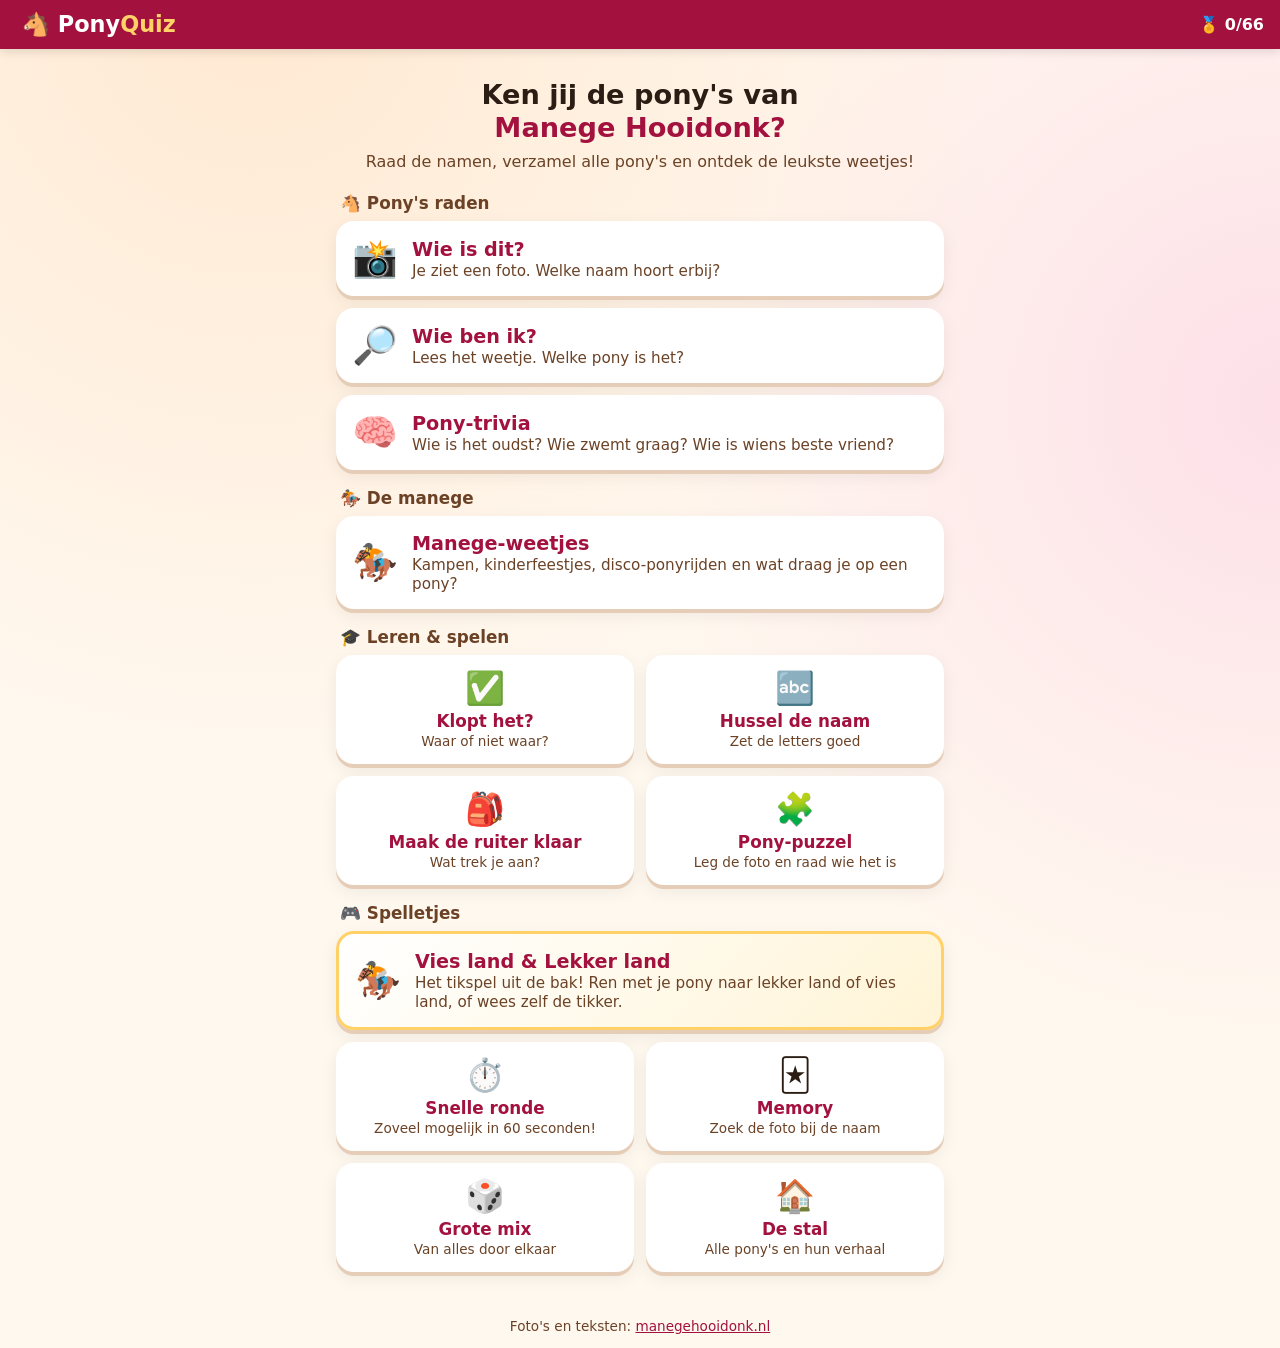
<file: index.html>
<!DOCTYPE html>
<html lang="nl">
<head>
  <meta charset="UTF-8">
  <meta name="viewport" content="width=device-width, initial-scale=1, viewport-fit=cover">
  <title>Pony Quiz – Manege Hooidonk</title>
  <meta http-equiv="Content-Security-Policy" content="default-src 'none'; script-src 'self'; style-src 'self' 'unsafe-inline'; img-src 'self' data: https://www.manegehooidonk.nl; manifest-src 'self'; base-uri 'none'; form-action 'none'">
  <meta name="referrer" content="no-referrer">
  <meta name="robots" content="noindex, nofollow">
  <meta name="theme-color" content="#a3123f">
  <link rel="icon" href="icon-32.png?v=1" type="image/png" sizes="32x32">
  <link rel="icon" href="icon-192.png?v=1" type="image/png" sizes="192x192">
  <link rel="apple-touch-icon" href="apple-touch-icon.png?v=1">
  <link rel="manifest" href="manifest.json?v=1">
  <meta name="apple-mobile-web-app-title" content="PonyQuiz">
  <meta name="apple-mobile-web-app-capable" content="yes">
  <meta name="mobile-web-app-capable" content="yes">
  <link rel="stylesheet" href="style.css?v=6">
</head>
<body>
  <header>
    <div class="kop-links">
      <button class="terug" id="terug" hidden aria-label="Terug naar het menu">‹ Menu</button>
      <button class="logo" id="naarHome" aria-label="Naar start">🐴 <span>Pony<b>Quiz</b></span></button>
    </div>
    <div class="scorebalk">
      <span title="Pony's verzameld">🏅 <b id="verzameld">0</b>/<b id="totaal">0</b></span>
    </div>
  </header>

  <main>
    <!-- START -->
    <section id="home" class="scherm actief">
      <div class="hero">
        <h1>Ken jij de pony's van<br><span>Manege Hooidonk?</span></h1>
        <p>Raad de namen, verzamel alle pony's en ontdek de leukste weetjes!</p>
      </div>
      <h3 class="kopje">🐴 Pony's raden</h3>
      <div class="modi">
        <button class="modus" data-modus="foto"><span class="emoji">📸</span><span><b>Wie is dit?</b><small>Je ziet een foto. Welke naam hoort erbij?</small></span></button>
        <button class="modus" data-modus="weetje"><span class="emoji">🔎</span><span><b>Wie ben ik?</b><small>Lees het weetje. Welke pony is het?</small></span></button>
        <button class="modus" data-modus="trivia"><span class="emoji">🧠</span><span><b>Pony-trivia</b><small>Wie is het oudst? Wie zwemt graag? Wie is wiens beste vriend?</small></span></button>
      </div>
      <h3 class="kopje">🏇 De manege</h3>
      <div class="modi">
        <button class="modus" data-modus="manege"><span class="emoji">🏇</span><span><b>Manege-weetjes</b><small>Kampen, kinderfeestjes, disco-ponyrijden en wat draag je op een pony?</small></span></button>
      </div>
      <h3 class="kopje">🎓 Leren &amp; spelen</h3>
      <div class="modi twee">
        <button class="modus klein" data-modus="waar"><span class="emoji">✅</span><span><b>Klopt het?</b><small>Waar of niet waar?</small></span></button>
        <button class="modus klein" data-modus="hussel"><span class="emoji">🔤</span><span><b>Hussel de naam</b><small>Zet de letters goed</small></span></button>
        <button class="modus klein" data-modus="ruiter"><span class="emoji">🎒</span><span><b>Maak de ruiter klaar</b><small>Wat trek je aan?</small></span></button>
        <button class="modus klein" data-modus="puzzel"><span class="emoji">🧩</span><span><b>Pony-puzzel</b><small>Leg de foto en raad wie het is</small></span></button>
      </div>
      <h3 class="kopje">🎮 Spelletjes</h3>
      <div class="modi">
        <button class="modus uitgelicht" data-modus="tikspel"><span class="emoji">🏇</span><span><b>Vies land &amp; Lekker land</b><small>Het tikspel uit de bak! Ren met je pony naar lekker land of vies land, of wees zelf de tikker.</small></span></button>
      </div>
      <div class="modi twee" style="margin-top:12px">
        <button class="modus klein" data-modus="snel"><span class="emoji">⏱️</span><span><b>Snelle ronde</b><small>Zoveel mogelijk in 60 seconden!</small></span></button>
        <button class="modus klein" data-modus="memory"><span class="emoji">🃏</span><span><b>Memory</b><small>Zoek de foto bij de naam</small></span></button>
        <button class="modus klein" data-modus="mix"><span class="emoji">🎲</span><span><b>Grote mix</b><small>Van alles door elkaar</small></span></button>
        <button class="modus klein" data-modus="stal"><span class="emoji">🏠</span><span><b>De stal</b><small>Alle pony's en hun verhaal</small></span></button>
      </div>
      <p class="record" id="record"></p>
    </section>

    <!-- QUIZ -->
    <section id="quiz" class="scherm">
      <div class="voortgang">
        <span id="vraagNr">1/10</span>
        <div class="balk"><i id="balk"></i></div>
        <span class="punten">⭐ <b id="punten">0</b></span>
        <span class="reeks" id="reeks" hidden>🔥 <b></b></span>
        <span class="klok" id="klok" hidden>⏱️ <b>60</b></span>
      </div>
      <h2 id="vraag"></h2>
      <div id="vraagFoto" class="vraagfoto"><img alt="Welke pony is dit?"></div>
      <p id="vraagTekst" class="vraagtekst"></p>
      <div id="keuzes" class="keuzes"></div>

      <div id="uitleg" class="uitleg" hidden>
        <div class="uitleg-kop">
          <img id="uitlegFoto" alt=""><span id="uitlegEmoji" class="uitleg-emoji" hidden></span>
          <div>
            <p id="uitlegOordeel" class="oordeel"></p>
            <p class="uitleg-naam" id="uitlegNaam"></p>
          </div>
        </div>
        <p id="uitlegTekst"></p>
        <p id="uitlegBron" class="bron"></p>
        <div class="knoppen">
          <button id="volgende" class="knop">Volgende ▶</button>
        </div>
      </div>
    </section>

    <!-- MEMORY -->
    <section id="memory" class="scherm">
      <div class="voortgang">
        <span>🃏 Memory</span>
        <div class="balk"><i id="memBalk"></i></div>
        <span>👆 <b id="memZetten">0</b></span>
      </div>
      <p class="sub" style="text-align:center;margin-top:10px">Draai twee kaartjes om: zoek bij elke foto de juiste naam!</p>
      <div id="memBord" class="memory"></div>
      <p id="memMelding" class="memmelding"></p>
    </section>

    <!-- HUSSEL -->
    <section id="hussel" class="scherm">
      <div class="voortgang">
        <span id="husselNr">1/5</span>
        <div class="balk"><i id="husselBalk"></i></div>
        <span class="punten">⭐ <b id="husselPunten">0</b></span>
      </div>
      <h2 class="midden">🔤 Hoe heet deze pony?</h2>
      <div class="vraagfoto klein"><img id="husselFoto" alt="Welke pony is dit?"></div>
      <div id="husselVakken" class="vakken"></div>
      <div id="husselTegels" class="tegels"></div>
      <div class="knoppen" id="husselKnoppen">
        <button class="knop zacht" id="husselHint">💡 Hint</button>
        <button class="knop zacht" id="husselOpgeven">🤷 Ik weet het niet</button>
      </div>
      <div id="husselUitleg" class="uitleg" hidden>
        <p id="husselOordeel" class="oordeel"></p>
        <p id="husselTekst"></p>
        <div class="knoppen"><button class="knop" id="husselVolgende">Volgende ▶</button></div>
      </div>
    </section>

    <!-- RUITER -->
    <section id="ruiter" class="scherm">
      <div class="voortgang">
        <span id="ruiterNr">Ronde 1/3</span>
        <div class="balk"><i id="ruiterBalk"></i></div>
        <span class="punten">⭐ <b id="ruiterPunten">0</b></span>
      </div>
      <h2 class="midden">🎒 Je gaat paardrijden!</h2>
      <p class="sub midden">Tik op alles wat je aantrekt of goed doet. Laat de rest liggen.<br>In je tas: <b id="ruiterTas">0</b></p>
      <div id="ruiterItems" class="items"></div>
      <div class="knoppen" style="margin-top:14px">
        <button class="knop" id="ruiterCheck">Klaar! Controleer ✔️</button>
        <button class="knop" id="ruiterVolgende" hidden>Volgende ronde ▶</button>
      </div>
      <div id="ruiterUitleg" class="ruiter-uitleg"></div>
    </section>

    <!-- PUZZEL -->
    <section id="puzzel" class="scherm">
      <div class="voortgang">
        <span>🧩 Puzzel</span>
        <div class="balk" style="visibility:hidden"></div>
        <span>🔁 <b id="puzzelZetten">0</b> zetten</span>
      </div>
      <p class="sub midden" style="margin-top:10px">Tik op twee stukjes om ze te wisselen. Groen = op de goede plek!</p>
      <div id="puzzelBord" class="puzzelbord"></div>
      <div id="puzzelVraag" class="uitleg" hidden>
        <p class="oordeel goed">Puzzel klaar! 🎉 Wie is dit?</p>
        <div id="puzzelKeuzes" class="keuzes drie"></div>
        <div id="puzzelUitleg" hidden>
          <p id="puzzelOordeel" class="oordeel"></p>
          <p id="puzzelTekst"></p>
          <div class="knoppen"><button class="knop" id="puzzelVolgende">Uitslag 🏁</button></div>
        </div>
      </div>
    </section>

    <!-- TIKSPEL -->
    <section id="tikspel" class="scherm">
      <div id="tikStart" class="tikstart">
        <h2 class="midden">🏇 Vies land &amp; Lekker land</h2>
        <div class="regels">
          <p>😋 Boven is <b>Lekker land</b>, 🤢 onder is <b>Vies land</b>.</p>
          <p>👧 In het midden rijdt de <b>tikker</b>: een meisje op een pony. Zij roept iets, bijvoorbeeld <b>"Spruitjes!"</b></p>
          <p>Vind je het lekker? Ren naar Lekker land. Vies? Dan naar Vies land. Pas op dat je niet getikt wordt!</p>
          <p>👆 <b>Sleep je pony met je vinger.</b> Hij volgt je rustig, dus denk vooruit! Laat je los, dan rijdt hij vanzelf door. Met de 🐢-🐇-schuif onder de bak kies je hoe snel alles gaat.</p>
          <p>Getikt? Dan ga je naar het midden en tik je mee. Wie het langst overblijft, wint! 🏆</p>
        </div>
        <p class="midden"><b>Wie wil jij zijn?</b></p>
        <div class="modi twee">
          <button class="modus klein" id="tikAlsRuiter"><span class="emoji">🏃</span><span><b>Ruiter</b><small>Kies je pony en ontwijk de tikker</small></span></button>
          <button class="modus klein" id="tikAlsTikker"><span class="emoji">👧</span><span><b>Tikker</b><small>Roep iets en tik iedereen!</small></span></button>
        </div>
      </div>

      <div id="tikPonyKeuze" hidden>
        <h2 class="midden">Op welke pony rijd jij?</h2>
        <button class="knop zacht" id="tikWillekeurig" style="width:100%;margin-bottom:12px">🎲 Kies maar een pony voor mij</button>
        <div id="tikPonyLijst" class="stal"></div>
      </div>

      <div id="tikSpeelveld" hidden>
        <div class="voortgang">
          <span id="tikRonde">Ronde 1</span>
          <span class="punten" style="margin-left:auto">⭐ <b id="tikPunten">0</b></span>
          <span>🐴 <b id="tikOver">0</b></span>
        </div>
        <div id="tikRoep" class="tikroep"></div>
        <div class="tikveld-houder"><canvas id="tikVeld"></canvas></div>
        <label class="tempo">
          <span>Snelheid: <b id="tikTempoNaam">🐢 Stap</b></span>
          <span class="tempo-rij">🐢<input type="range" id="tikTempo" min="0" max="4" step="1" value="0" aria-label="Snelheid">🐇</span>
        </label>
        <p id="tikHint" class="tikhint"></p>
        <div id="tikKnoppen" class="tikknoppen"></div>
      </div>

      <div id="tikGetikt" class="kaart-achter" hidden>
        <div class="kaart midden">
          <div style="font-size:3.5rem">😱</div>
          <h2>Getikt!</h2>
          <p id="tikGetiktTekst"></p>
          <div class="knoppen">
            <button class="knop" id="tikVerder">👧 Verder als tikker</button>
            <button class="knop zacht" id="tikStoppen">🏁 Stoppen</button>
          </div>
        </div>
      </div>
    </section>

    <!-- EINDE -->
    <section id="einde" class="scherm">
      <div class="eindkaart">
        <div class="sterren" id="sterren"></div>
        <h2 id="eindTitel"></h2>
        <p id="eindTekst"></p>
        <div class="nieuw" id="nieuw"></div>
        <div class="knoppen">
          <button class="knop" id="opnieuw">Nog een keer 🔁</button>
          <button class="knop zacht" id="eindHome">Naar start</button>
        </div>
      </div>
    </section>

    <!-- STAL -->
    <section id="stal" class="scherm">
      <h2>🏠 De stal</h2>
      <p class="sub">Pony's die je goed geraden hebt krijgen een 🏅. Tik op een pony voor het hele verhaal.</p>
      <div id="stalLijst" class="stal"></div>
    </section>

    <!-- PONYKAART -->
    <div id="kaart" class="kaart-achter" hidden>
      <div class="kaart" role="dialog" aria-modal="true">
        <button class="sluit" id="kaartSluit" aria-label="Sluiten">✕</button>
        <div class="kaart-fotos" id="kaartFotos"></div>
        <h2 id="kaartNaam"></h2>
        <p id="kaartTekst"></p>
      </div>
    </div>
  </main>

  <footer>Foto's en teksten: <a href="https://www.manegehooidonk.nl/manege/fotos-ponys/" target="_blank" rel="noopener">manegehooidonk.nl</a></footer>
  <div id="confetti" aria-hidden="true"></div>

  <script src="data.js?v=1"></script>
  <script src="vragen.js?v=2"></script>
  <script src="app.js?v=6"></script>
  <script src="tikspel.js?v=6"></script>
</body>
</html>
</file>
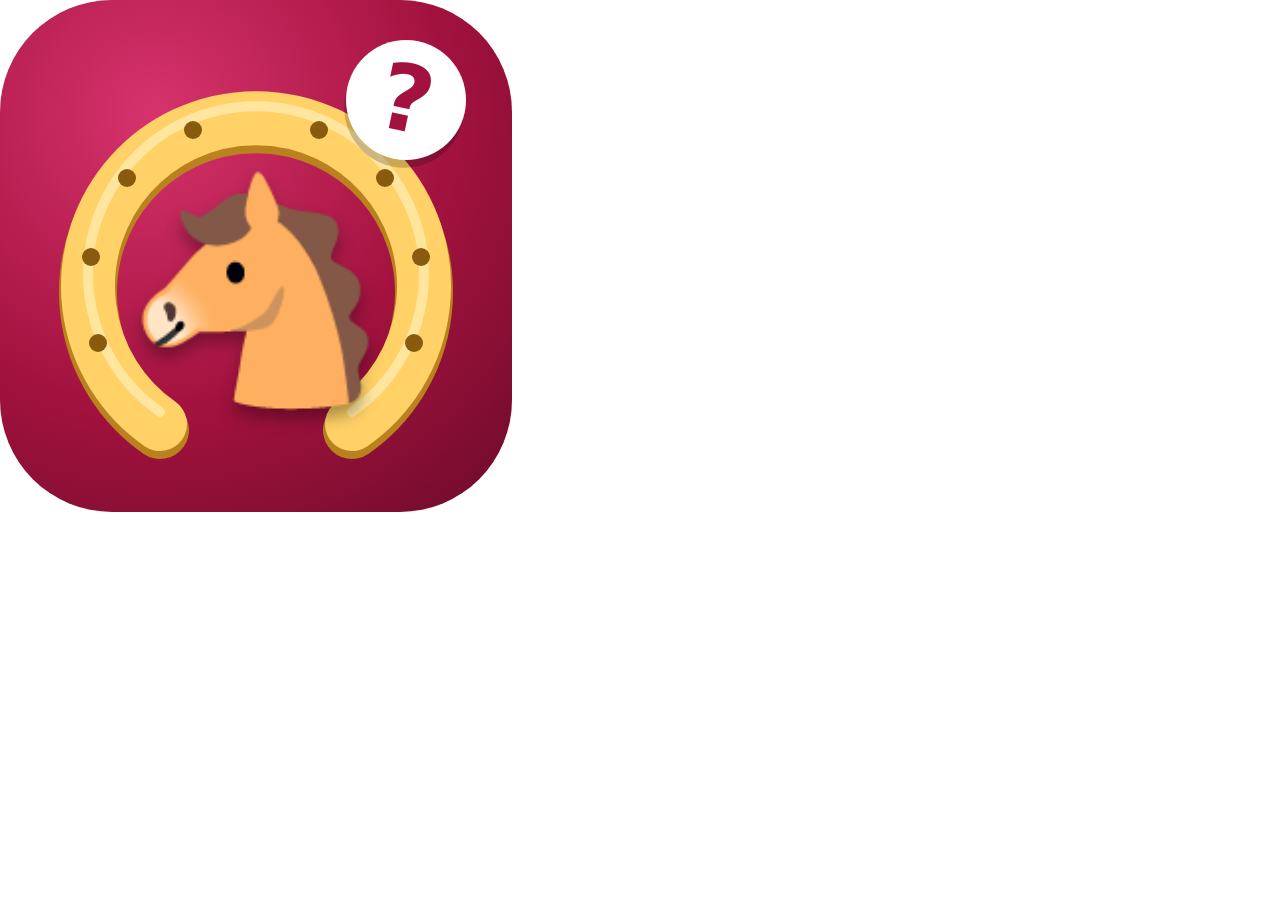
<file: tools/logo.html>
<!DOCTYPE html><html><head><meta charset="utf-8"><style>
html,body{margin:0;background:transparent}
.logo{width:512px;height:512px;border-radius:112px;position:relative;overflow:hidden;
 background:radial-gradient(circle at 30% 22%,#d6336c 0,#a3123f 55%,#6d0b2a 100%)}
.logo.rond{border-radius:0}
svg{position:absolute;inset:0}
.pony{position:absolute;left:50%;top:57%;transform:translate(-50%,-50%);font-size:215px;line-height:1;filter:drop-shadow(0 10px 8px #0005)}
.vraag{position:absolute;right:46px;top:40px;width:120px;height:120px;border-radius:50%;background:#fff;color:#a3123f;
 font:900 92px/120px system-ui,sans-serif;text-align:center;box-shadow:0 8px 0 #0003;transform:rotate(12deg)}
</style></head><body>
<div class="logo" id="logo">
 <svg viewBox="0 0 512 512">
  <path d="M160 424 A168 168 0 1 1 352 424" fill="none" stroke="#b9821f" stroke-width="58" stroke-linecap="round" transform="translate(0 6)"/>
  <path d="M160 424 A168 168 0 1 1 352 424" fill="none" stroke="#ffd166" stroke-width="54" stroke-linecap="round"/>
  <path d="M160 424 A168 168 0 1 1 352 424" fill="none" stroke="#fff3c4" stroke-width="10" stroke-linecap="round" opacity=".6" transform="translate(0 -12)"/>
  <g fill="#8a5a0f"><circle cx="98" cy="343" r="9"/><circle cx="91" cy="257" r="9"/><circle cx="127" cy="178" r="9"/><circle cx="193" cy="130" r="9"/><circle cx="319" cy="130" r="9"/><circle cx="385" cy="178" r="9"/><circle cx="421" cy="257" r="9"/><circle cx="414" cy="343" r="9"/></g>
 </svg>
 <div class="pony">🐴</div>
 <div class="vraag">?</div>
</div></body></html>
</file>
<file: style.css>
:root {
  --rood: #a3123f;
  --rood-licht: #fbe3ea;
  --creme: #fff8ef;
  --bruin: #6b4226;
  --groen: #2e9e5b;
  --fout: #d9433b;
  --tekst: #2b1d14;
  --rond: 18px;
  font-family: "Nunito", "Segoe UI Rounded", "SF Pro Rounded", system-ui, -apple-system, sans-serif;
}
* { box-sizing: border-box; }
body {
  margin: 0; min-height: 100vh; color: var(--tekst);
  background: radial-gradient(circle at 20% 0%, #ffe9d2 0, transparent 45%), radial-gradient(circle at 100% 30%, #fde0e8 0, transparent 40%), var(--creme);
  display: flex; flex-direction: column;
}
button { font: inherit; color: inherit; cursor: pointer; border: 0; background: none; }

header {
  position: sticky; top: 0; z-index: 10; display: flex; justify-content: space-between; align-items: center;
  padding: 10px 16px; padding-top: max(10px, env(safe-area-inset-top));
  background: var(--rood); color: #fff; box-shadow: 0 2px 10px #0002;
}
.logo { font-size: 1.4rem; font-weight: 800; color: #fff; }
.logo b { color: #ffd166; }
.scorebalk { display: flex; gap: 10px; align-items: center; font-weight: 700; }


main { flex: 1; width: 100%; max-width: 640px; margin: 0 auto; padding: 16px; }
.scherm { display: none; }
.scherm.actief { display: block; animation: in .3s ease; }
@keyframes in { from { opacity: 0; transform: translateY(8px); } }

.hero { text-align: center; margin: 14px 0 22px; }
.hero h1 { font-size: 1.7rem; line-height: 1.2; margin: 0 0 8px; }
.hero h1 span { color: var(--rood); }
.hero p { margin: 0; color: var(--bruin); }
.modi { display: grid; gap: 12px; }
.modus {
  display: flex; gap: 14px; align-items: center; text-align: left; padding: 16px; border-radius: var(--rond);
  background: #fff; box-shadow: 0 4px 0 #e6cdb8, 0 6px 18px #0001; transition: transform .1s;
}
.modus:active { transform: translateY(3px); box-shadow: 0 1px 0 #e6cdb8; }
.modus .emoji { font-size: 2.3rem; }
.modus b { display: block; font-size: 1.2rem; color: var(--rood); }
.modus small { color: var(--bruin); font-size: .95rem; }
.record { text-align: center; color: var(--bruin); font-weight: 700; }

.voortgang { display: flex; align-items: center; gap: 10px; font-weight: 800; }
.balk { flex: 1; height: 12px; background: #f1dfd0; border-radius: 99px; overflow: hidden; }
.balk i { display: block; height: 100%; width: 0; background: linear-gradient(90deg, #ffb347, var(--rood)); transition: width .4s; }
.reeks { color: #e8590c; animation: pop .4s; }
#vraag { text-align: center; margin: 14px 0 10px; font-size: 1.35rem; }

.vraagfoto { border-radius: var(--rond); overflow: hidden; background: #ead8c6; aspect-ratio: 4/3; box-shadow: 0 6px 18px #0002; }
.vraagfoto img { width: 100%; height: 100%; object-fit: contain; display: block; background: #2b1d14; }
.vraagtekst { background: #fff; border-radius: var(--rond); padding: 16px; font-size: 1.08rem; line-height: 1.5; box-shadow: 0 4px 14px #0001; }
.vraagtekst mark { background: #ffd166; border-radius: 6px; padding: 0 4px; font-weight: 800; }

.keuzes { display: grid; grid-template-columns: 1fr 1fr; gap: 10px; margin-top: 14px; }
.keuze {
  background: #fff; border-radius: 14px; padding: 14px 8px; font-size: 1.1rem; font-weight: 800;
  box-shadow: 0 4px 0 #e6cdb8; transition: transform .1s, background .2s; min-height: 58px;
}
.keuze:active { transform: translateY(3px); box-shadow: 0 1px 0 #e6cdb8; }
.keuze.goed { background: var(--groen); color: #fff; box-shadow: 0 4px 0 #1f6d3e; animation: pop .4s; }
.keuze.fout { background: var(--fout); color: #fff; box-shadow: 0 4px 0 #962b25; animation: schud .4s; }
.keuze:disabled { cursor: default; }
.keuze:disabled:not(.goed):not(.fout) { opacity: .5; }
.keuzes.fotos .keuze { padding: 0; overflow: hidden; aspect-ratio: 1; min-height: 0; position: relative; }
.keuzes.fotos .keuze img { width: 100%; height: 100%; object-fit: cover; display: block; }
.keuzes.fotos .keuze.goed { outline: 6px solid var(--groen); }
.keuzes.fotos .keuze.fout { outline: 6px solid var(--fout); }
.keuzes.fotos .keuze span { position: absolute; left: 0; right: 0; bottom: 0; background: #000a; color: #fff; padding: 4px; font-size: .9rem; }

@keyframes pop { 50% { transform: scale(1.08); } }
@keyframes schud { 25% { transform: translateX(-6px); } 75% { transform: translateX(6px); } }

.uitleg { margin-top: 16px; background: #fff; border-radius: var(--rond); padding: 16px; box-shadow: 0 6px 20px #0002; border-top: 6px solid var(--rood); animation: in .3s; }
.uitleg-kop { display: flex; gap: 12px; align-items: center; }
.uitleg-kop img { width: 72px; height: 72px; border-radius: 50%; object-fit: cover; border: 3px solid var(--rood-licht); }
.oordeel { margin: 0; font-size: 1.25rem; font-weight: 800; }
.oordeel.goed { color: var(--groen); }
.oordeel.fout { color: var(--fout); }
.uitleg-naam { margin: 2px 0 0; font-weight: 700; color: var(--bruin); }
#uitlegTekst { line-height: 1.55; }
.knoppen { display: flex; gap: 10px; flex-wrap: wrap; }
.knop { flex: 1; background: var(--rood); color: #fff; font-weight: 800; padding: 14px 18px; border-radius: 14px; box-shadow: 0 4px 0 #6d0b2a; font-size: 1.05rem; }
.knop:active { transform: translateY(3px); box-shadow: 0 1px 0 #6d0b2a; }
.knop.zacht { background: var(--rood-licht); color: var(--rood); box-shadow: 0 4px 0 #e8b6c5; }
.knop.speelt { animation: puls 1s infinite; }
@keyframes puls { 50% { opacity: .65; } }

.eindkaart { text-align: center; background: #fff; border-radius: var(--rond); padding: 26px 18px; box-shadow: 0 6px 20px #0002; margin-top: 20px; }
.sterren { font-size: 3rem; letter-spacing: 6px; }
.sterren span { display: inline-block; animation: pop .5s backwards; }
.nieuw { display: flex; flex-wrap: wrap; gap: 8px; justify-content: center; margin: 14px 0; }
.nieuw figure { margin: 0; width: 76px; font-size: .8rem; font-weight: 700; }
.nieuw img { width: 70px; height: 70px; border-radius: 50%; object-fit: cover; border: 3px solid #ffd166; }

.sub { color: var(--bruin); margin-top: -6px; }
.stal { display: grid; grid-template-columns: repeat(auto-fill, minmax(140px, 1fr)); gap: 10px; }
.stalkaart { background: #fff; border-radius: 14px; overflow: hidden; box-shadow: 0 3px 10px #0001; text-align: center; position: relative; }
.stalkaart img { width: 100%; aspect-ratio: 1; object-fit: cover; display: block; background: #ead8c6; }
.stalkaart b { display: block; padding: 8px 4px; }
.stalkaart .medaille { position: absolute; top: 6px; right: 6px; font-size: 1.4rem; filter: drop-shadow(0 1px 2px #0006); }
.stalkaart:not(.heb) img { filter: grayscale(.85); opacity: .75; }

.kaart-achter { position: fixed; inset: 0; background: #000a; z-index: 20; display: flex; align-items: flex-end; justify-content: center; }
.kaart-achter[hidden] { display: none; }
.kaart { background: var(--creme); width: 100%; max-width: 640px; max-height: 92vh; overflow-y: auto; border-radius: 22px 22px 0 0; padding: 16px 16px max(18px, env(safe-area-inset-bottom)); position: relative; animation: omhoog .3s; }
@keyframes omhoog { from { transform: translateY(40px); opacity: 0; } }
.sluit { position: absolute; top: 10px; right: 10px; background: #fff; width: 40px; height: 40px; border-radius: 50%; font-size: 1.1rem; box-shadow: 0 2px 8px #0003; z-index: 2; }
.kaart-fotos { display: flex; gap: 8px; overflow-x: auto; scroll-snap-type: x mandatory; border-radius: 14px; }
.kaart-fotos img { height: 260px; max-width: 92%; object-fit: cover; border-radius: 14px; scroll-snap-align: center; flex-shrink: 0; }
.kaart h2 { color: var(--rood); margin: 12px 0 4px; }
.kaart p { line-height: 1.55; }

footer { text-align: center; font-size: .85rem; color: var(--bruin); padding: 14px; }
footer a { color: var(--rood); }

#confetti { position: fixed; inset: 0; pointer-events: none; z-index: 30; overflow: hidden; }
#confetti i { position: absolute; top: -20px; width: 10px; height: 14px; border-radius: 2px; animation: val 2.4s ease-in forwards; }
@keyframes val { to { transform: translateY(110vh) rotate(720deg); opacity: .8; } }

/* --- v2: meer spellen --- */
.kopje { margin: 18px 4px 8px; font-size: 1.05rem; color: var(--bruin); }
.modi.twee { grid-template-columns: 1fr 1fr; }
.modus.klein { flex-direction: column; text-align: center; gap: 4px; padding: 14px 10px; }
.modus.klein .emoji { font-size: 2rem; }
.modus.klein b { font-size: 1.05rem; }
.modus.klein small { font-size: .85rem; }
#vraag.lang { font-size: 1.15rem; line-height: 1.35; }
.keuzes.breed { grid-template-columns: 1fr; }
.keuzes.breed .keuze { min-height: 52px; font-size: 1.02rem; }
.klok { color: var(--rood); }
.klok.bijna { color: var(--fout); animation: puls .6s infinite; }
.uitleg-emoji { width: 72px; height: 72px; border-radius: 50%; background: var(--rood-licht); display: grid; place-items: center; font-size: 2.3rem; flex-shrink: 0; }
.uitleg-emoji[hidden] { display: none; }
.bron { font-size: .8rem; color: var(--bruin); margin: -4px 0 12px; }

.memory { display: grid; grid-template-columns: repeat(3, 1fr); gap: 8px; margin-top: 12px; }
@media (min-width: 520px) { .memory { grid-template-columns: repeat(4, 1fr); } }
.memkaart { aspect-ratio: 1; perspective: 600px; padding: 0; }
.memkaart .binnen { position: relative; width: 100%; height: 100%; transition: transform .45s; transform-style: preserve-3d; }
.memkaart.om .binnen { transform: rotateY(180deg); }
.memkaart .voor, .memkaart .achter { position: absolute; inset: 0; border-radius: 14px; backface-visibility: hidden; display: grid; place-items: center; overflow: hidden; box-shadow: 0 3px 0 #0002; }
.memkaart .voor { background: linear-gradient(135deg, var(--rood), #d6336c); font-size: 2.2rem; }
.memkaart .achter { transform: rotateY(180deg); background: #fff; }
.memkaart .achter img { width: 100%; height: 100%; object-fit: cover; }
.memkaart .achter.naam span { font-weight: 800; padding: 6px; font-size: 1rem; color: var(--rood); text-align: center; }
.memkaart.gevonden .achter { outline: 4px solid var(--groen); outline-offset: -4px; animation: pop .4s; }
.memmelding { text-align: center; font-weight: 700; min-height: 3em; margin-top: 12px; }

/* --- v3: leren & spelen --- */
.midden { text-align: center; }
h2.midden { margin: 14px 0 10px; font-size: 1.3rem; }
.stelling { display: inline-block; margin-top: 10px; font-size: 1.25rem; font-weight: 800; color: var(--rood); }
.keuzes.twee .keuze { font-size: 1.25rem; min-height: 68px; }
.keuzes.drie { grid-template-columns: 1fr; }

.vraagfoto.klein { aspect-ratio: 16/10; }
.vakken { display: flex; flex-wrap: wrap; justify-content: center; gap: 6px; margin: 16px 0 10px; }
.vakje { width: 38px; height: 46px; border-radius: 10px; background: #fff; border: 3px dashed #e0c3ae; font-size: 1.4rem; font-weight: 800; color: var(--rood); }
.vakje.vol { border-style: solid; border-color: var(--rood); animation: pop .25s; }
.vakje.vast { border: 0; background: none; width: 16px; }
.vakken.fout .vakje:not(.vast) { border-color: var(--fout); color: var(--fout); animation: schud .4s; }
.vakken.goed .vakje:not(.vast) { background: var(--groen); color: #fff; border-color: var(--groen); animation: pop .4s; }
.vakken.opgegeven .vakje:not(.vast) { background: #f1dfd0; border-color: #e0c3ae; }
.tegels { display: flex; flex-wrap: wrap; justify-content: center; gap: 8px; margin-bottom: 14px; }
.tegel-letter { width: 46px; height: 50px; border-radius: 12px; background: #ffd166; font-size: 1.5rem; font-weight: 800; color: var(--tekst); box-shadow: 0 4px 0 #d9a93c; }
.tegel-letter:active { transform: translateY(3px); box-shadow: 0 1px 0 #d9a93c; }
.tegel-letter:disabled { opacity: .2; box-shadow: none; }

.items { display: grid; grid-template-columns: 1fr 1fr; gap: 10px; }
.item { position: relative; background: #fff; border-radius: 16px; padding: 14px 8px; display: flex; flex-direction: column; align-items: center; gap: 6px; font-weight: 800; box-shadow: 0 4px 0 #e6cdb8; border: 3px solid transparent; min-height: 118px; justify-content: center; }
.item-emoji { font-size: 2.4rem; }
.item.in { border-color: var(--rood); background: var(--rood-licht); }
.item .vink { position: absolute; top: 6px; right: 8px; font-style: normal; }
.item.juist { border-color: var(--groen); }
.item.onjuist { border-color: var(--fout); animation: schud .4s; }
.item:disabled { cursor: default; }
.ruiter-uitleg { margin-top: 14px; }
.ruiter-uitleg .oordeel { text-align: center; }
.uitleg-regel { background: #fff; border-radius: 12px; padding: 10px 12px; margin: 8px 0; line-height: 1.45; border-left: 6px solid var(--groen); }
.uitleg-regel.nee { border-left-color: var(--fout); }

.puzzelbord { display: grid; grid-template-columns: repeat(3, 1fr); gap: 4px; aspect-ratio: 1; margin: 12px auto 0; max-width: 460px; background: var(--bruin); padding: 4px; border-radius: 16px; transition: gap .4s, padding .4s; }
.stuk { position: relative; overflow: hidden; padding: 0; border-radius: 8px; outline: 3px solid transparent; outline-offset: -3px; }
.stuk img { position: absolute; width: 300%; height: 300%; object-fit: cover; max-width: none; pointer-events: none; }
.stuk.op-plek { outline-color: #2e9e5b88; }
.stuk.gekozen { outline: 4px solid #ffd166; outline-offset: -4px; transform: scale(.94); z-index: 1; }
.puzzelbord.af { gap: 0; padding: 0; animation: pop .5s; }
.puzzelbord.af .stuk { border-radius: 0; outline: 0; }

/* --- v4: Vies land & Lekker land --- */
.modus.uitgelicht { background: linear-gradient(135deg, #fff 0%, #fff4d6 100%); border: 3px solid #ffd166; }
.regels { background: #fff; border-radius: var(--rond); padding: 6px 16px; line-height: 1.5; box-shadow: 0 4px 14px #0001; }
.tikroep { min-height: 64px; display: flex; align-items: center; justify-content: center; gap: 10px; font-size: 1.4rem; font-weight: 800; color: var(--rood); margin: 6px 0; }
.tikroep:not(:empty) { animation: pop .5s; }
.roep-emoji { font-size: 3rem; }
.tikveld-houder { width: 100%; }
#tikVeld { display: block; border-radius: 14px; touch-action: none; box-shadow: 0 6px 18px #0003; }
.tikhint { text-align: center; font-weight: 700; color: var(--bruin); min-height: 1.5em; margin: 10px 0 6px; }
.tikknoppen { display: flex; flex-wrap: wrap; gap: 10px; justify-content: center; }
.tikkeuze { font-size: 1.3rem; min-height: 64px; }
.tikkeuze.lekker { background: var(--groen); box-shadow: 0 4px 0 #1f6d3e; }
.tikkeuze.vies { background: #8a7a3c; box-shadow: 0 4px 0 #5b4a1e; }
.tikkeuze:disabled { opacity: .35; }
.etenknop { width: calc(33.33% - 7px); background: #fff; border-radius: 14px; padding: 8px 4px; font-weight: 800; font-size: .9rem; box-shadow: 0 4px 0 #e6cdb8; display: flex; flex-direction: column; align-items: center; gap: 2px; }
.etenknop span { font-size: 2rem; }
.etenknop:active { transform: translateY(3px); box-shadow: 0 1px 0 #e6cdb8; }
#tikGetikt .kaart { border-radius: 22px; margin: auto 12px; align-self: center; }
#tikGetikt { align-items: center; }
.tempo { display: block; background: #fff; border-radius: 14px; padding: 8px 14px; margin-top: 10px; box-shadow: 0 3px 10px #0001; text-align: center; font-weight: 700; color: var(--bruin); }
.tempo-rij { display: flex; align-items: center; gap: 10px; font-size: 1.5rem; margin-top: 4px; }
.tempo input { flex: 1; height: 36px; accent-color: var(--rood); touch-action: pan-x; }

/* --- terugknop --- */
.kop-links { display: flex; align-items: center; gap: 8px; min-width: 0; }
.terug { background: #fff; color: var(--rood); font-weight: 800; border-radius: 99px; padding: 8px 14px; font-size: 1rem; box-shadow: 0 2px 0 #0003; white-space: nowrap; }
.terug[hidden] { display: none; }
.terug:active { transform: translateY(2px); box-shadow: none; }
.terug:not([hidden]) + .logo span { display: none; }
</file>
